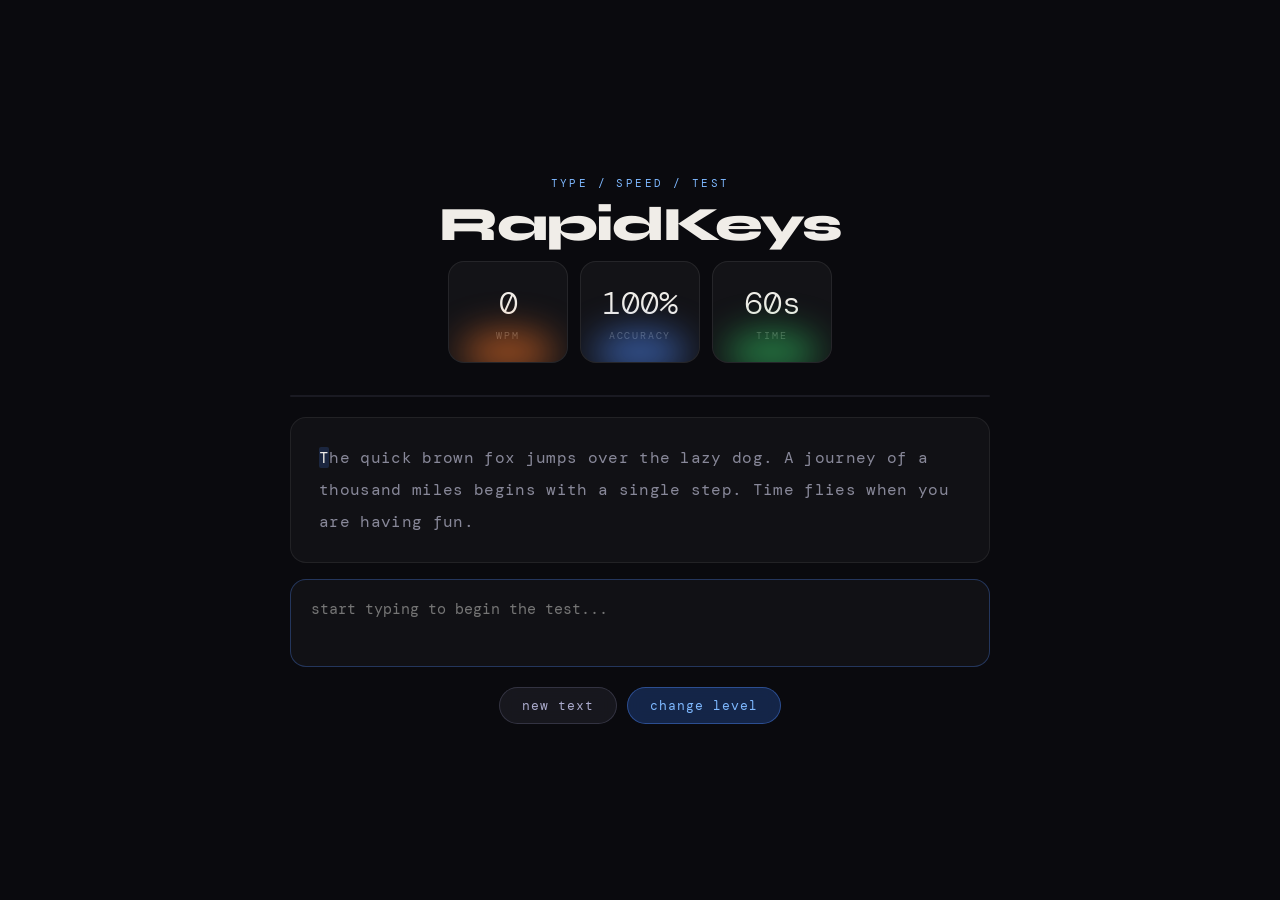
<file: index.html>
<!DOCTYPE html>
<html lang="en">
<head>
    <meta charset="UTF-8">
    <meta name="viewport" content="width=device-width, initial-scale=1.0">
    <title>RapidKeys</title>
    <link rel="stylesheet" href="style.css">
    <link href="https://fonts.googleapis.com/css2?family=DM+Mono:wght@300;400;500&family=Syne:wght@700;800&display=swap" rel="stylesheet" />
</head>
<body>

  <div class="label">type / speed / test</div>
  <h1>RapidKeys</h1>

  <div class="stats">
    <div class="stat-card orange">
      <div class="card-value" id="wpm-display">0</div>
      <div class="card-label">wpm</div>
    </div>
    <div class="stat-card blue">
      <div class="card-value" id="acc-display">100%</div>
      <div class="card-label">accuracy</div>
    </div>
    <div class="stat-card green">
      <div class="card-value" id="time-display">60s</div>
      <div class="card-label">time</div>
    </div>
  </div>

  <div class="progress-track">
    <div class="progress-fill" id="progress"></div>
  </div>

  <div class="text-display" id="text-display" onclick="document.getElementById('input').focus()">
    <div class="hint" id="hint">click here or start typing</div>
    <div id="text-chars"></div>
  </div>

  <textarea
    id="input"
    placeholder="start typing to begin the test..."
    autocomplete="off"
    autocorrect="off"
    autocapitalize="off"
    spellcheck="false"
  ></textarea>

  <div class="buttons" id="action-btns">
    <button class="btn btn-gray" onclick="restart()">new text</button>
    <button class="btn btn-blue" onclick="window.location.href='difficulty.html'">change level</button>
    <button class="btn btn-orange" id="stop-btn" onclick="endTest()" style="display:none">stop</button>
  </div>

  <div class="result-card" id="result-card">
    <div style="font-size:10px;letter-spacing:0.2em;color:#444;text-transform:uppercase;margin-bottom:6px">your result</div>
    <div class="result-wpm" id="result-wpm">0 <span>wpm</span></div>
    <div class="result-grid">
      <div class="result-grid-item"><div class="val" id="res-acc">-</div><div class="lbl">accuracy</div></div>
      <div class="result-grid-item"><div class="val" id="res-correct">-</div><div class="lbl">correct chars</div></div>
      <div class="result-grid-item"><div class="val" id="res-total">-</div><div class="lbl">total chars</div></div>
    </div>
    <div class="result-msg" id="result-msg"></div>
    <div class="buttons" style="position:relative">
      <button class="btn btn-green" onclick="restart()">try again</button>
      <button class="btn btn-blue"  onclick="window.location.href='difficulty.html'">change level</button>
    </div>
  </div>

    <script src="script.js"></script>
</body>
</html>
</file>
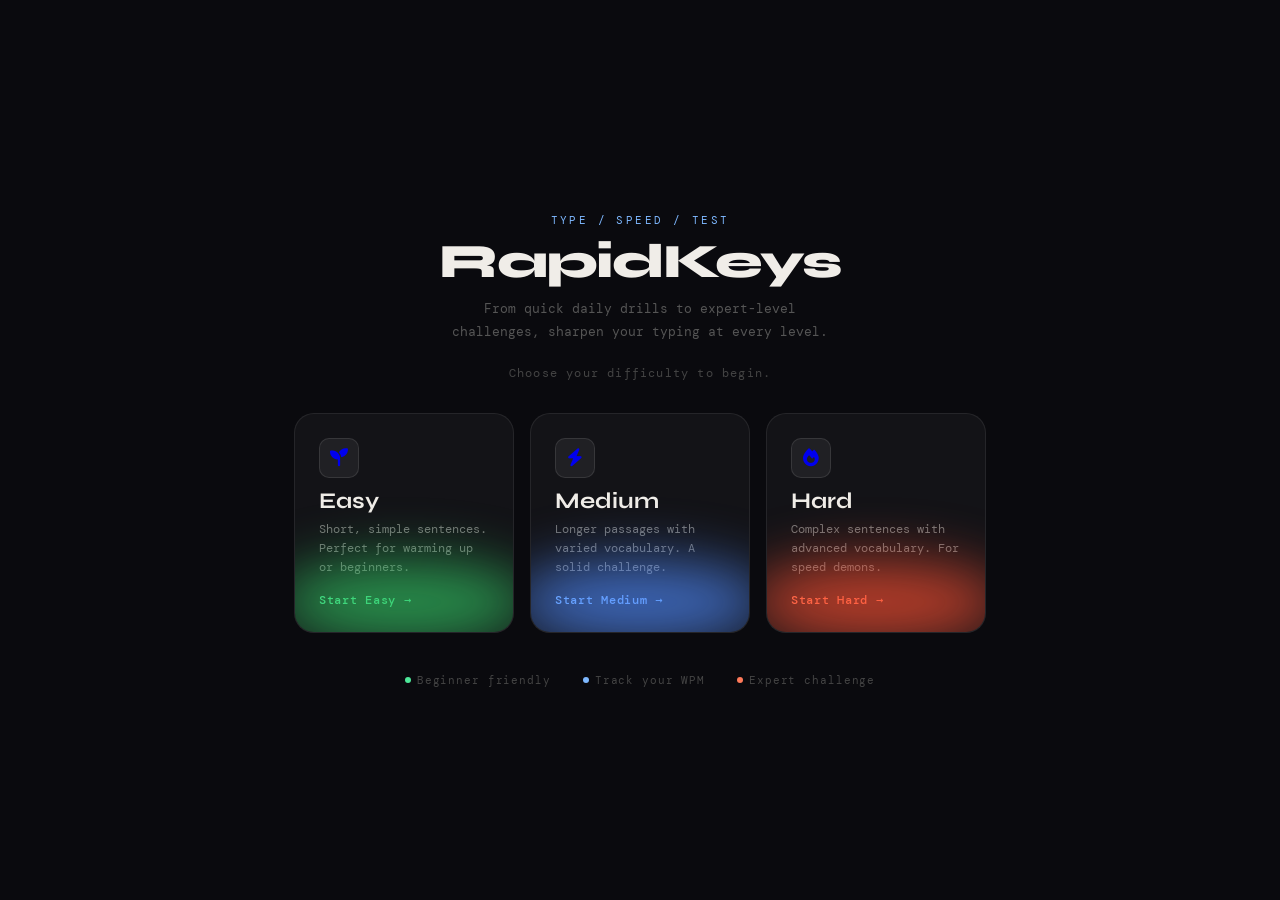
<file: difficulty.html>
<!DOCTYPE html>
<html lang="en">
<head>
    <meta charset="UTF-8" />
    <meta name="viewport" content="width=device-width, initial-scale=1.0" />
    <title>RapidKeys</title>
    <link href="https://fonts.googleapis.com/css2?family=DM+Mono:wght@300;400;500&family=Syne:wght@700;800&display=swap" rel="stylesheet" />
    <link rel="stylesheet" href="https://cdnjs.cloudflare.com/ajax/libs/font-awesome/6.5.0/css/all.min.css" />
    <link rel="stylesheet" href="style.css">
</head>

<body>

  <div class="label">type / speed / test</div>
  <h1>RapidKeys</h1>
  <p class="subtitle">From quick daily drills to expert-level challenges, sharpen your typing at every level.</p>
  <p class="choose-label">Choose your difficulty to begin.</p>

  <div class="cards">

    <a class="card easy" href="index.html?difficulty=easy">
      <div class="icon"><i class="fa-solid fa-seedling"></i></div>
      <div class="card-title">Easy</div>
      <div class="card-desc">Short, simple sentences. Perfect for warming up or beginners.</div>
      <div class="card-link">Start Easy →</div>
    </a>

    <a class="card medium" href="index.html?difficulty=medium">
      <div class="icon"><i class="fa-solid fa-bolt"></i></div>
      <div class="card-title">Medium</div>
      <div class="card-desc">Longer passages with varied vocabulary. A solid challenge.</div>
      <div class="card-link">Start Medium →</div>
    </a>

    <a class="card hard" href="index.html?difficulty=hard">
      <div class="icon"><i class="fa-solid fa-fire"></i></div>
      <div class="card-title">Hard</div>
      <div class="card-desc">Complex sentences with advanced vocabulary. For speed demons.</div>
      <div class="card-link">Start Hard →</div>
    </a>

  </div>

  <div class="footer">
    <div class="badge"><span class="badge-dot green"></span> Beginner friendly</div>
    <div class="badge"><span class="badge-dot blue"></span> Track your WPM</div>
    <div class="badge"><span class="badge-dot red"></span> Expert challenge</div>
  </div>

</body>
</html>
</file>
<file: style.css>
* { box-sizing: border-box; margin: 0; padding: 0; }

body {
  min-height: 100vh;
  background: #0a0a0e;
  display: flex;
  flex-direction: column;
  align-items: center;
  justify-content: center;
  font-family: 'DM Mono', monospace;
  padding: 2rem 1rem;
  color: #f0ede8;
}

.label {
  font-size: 11px;
  letter-spacing: 0.22em;
  color: #7eb8ff;
  text-transform: uppercase;
  text-align: center;
  margin-bottom: 6px;
}

h1 {
  font-family: 'Syne', sans-serif;
  font-weight: 800;
  font-size: clamp(2rem, 6vw, 3rem);
  letter-spacing: -0.03em;
  text-align: center;
  color: #f0ede8;
  margin-bottom: 8px;
}


.subtitle {
  font-size: 13px;
  color: #555;
  margin-bottom: 6px;
  max-width: 380px;
  text-align: center;
  line-height: 1.7;
}

.choose-label {
  font-size: 12px;
  color: #444;
  letter-spacing: 0.1em;
  margin-top: 1rem;
  margin-bottom: 2rem;
}

.cards {
  display: flex;
  gap: 16px;
  flex-wrap: wrap;
  justify-content: center;
  margin-bottom: 2.5rem;
}

.card {
  width: 220px;
  min-height: 220px;
  background: rgba(255,255,255,0.04);
  border: 1px solid rgba(255,255,255,0.08);
  border-radius: 20px;
  padding: 1.5rem;
  position: relative;
  overflow: hidden;
  cursor: pointer;
  transition: transform 0.2s, border-color 0.2s;
  text-decoration: none;
  display: flex;
  flex-direction: column;
  justify-content: flex-end;
}

.card:hover {
  transform: translateY(-4px);
  border-color: rgba(255,255,255,0.16);
}

.card::after {
  content: '';
  position: absolute;
  bottom: -10px;
  left: -10%;
  width: 120%;
  height: 80px;
  border-radius: 50%;
  filter: blur(28px);
  transition: opacity 0.3s;
}
.card:hover::after { opacity: 1.4; }

.card.easy::after   { background: rgba(50, 200, 100, 0.7); }
.card.medium::after { background: rgba(80, 140, 255, 0.7); }
.card.hard::after   { background: rgba(255, 80,  50, 0.7); }

.icon {
  width: 40px;
  height: 40px;
  border-radius: 10px;
  border: 1px solid rgba(255,255,255,0.1);
  background: rgba(255,255,255,0.06);
  display: flex;
  align-items: center;
  justify-content: center;
  font-size: 18px;
  margin-bottom: auto;
  position: relative;
}

.card-title {
  font-family: 'Syne', sans-serif;
  font-weight: 700;
  font-size: 1.4rem;
  color: #f0ede8;
  margin-bottom: 6px;
  position: relative;
}

.card-desc {
  font-size: 12px;
  color: #777;
  line-height: 1.6;
  margin-bottom: 14px;
  position: relative;
}

.card-link {
  font-size: 12px;
  letter-spacing: 0.06em;
  font-weight: 500;
  position: relative;
}
.card.easy   .card-link { color: #4ee899; }
.card.medium .card-link { color: #7eb8ff; }
.card.hard   .card-link { color: #ff7a5a; }

.footer {
  display: flex;
  gap: 2rem;
  flex-wrap: wrap;
  justify-content: center;
}

.badge {
  display: flex;
  align-items: center;
  gap: 6px;
  font-size: 11px;
  color: #444;
  letter-spacing: 0.08em;
}

.badge-dot {
  width: 6px;
  height: 6px;
  border-radius: 50%;
}
.badge-dot.green { background: #4ee899; }
.badge-dot.blue  { background: #7eb8ff; }
.badge-dot.red   { background: #ff7a5a; }


.stats {
  display: flex;
  gap: 12px;
  margin-bottom: 2rem;
  flex-wrap: wrap;
  justify-content: center;
}

.stat-card {
  background: rgba(255,255,255,0.04);
  border: 1px solid rgba(255,255,255,0.08);
  border-radius: 16px;
  padding: 1.25rem 1rem;
  text-align: center;
  min-width: 120px;
  position: relative;
  overflow: hidden;
}

.stat-card::after {
  content: '';
  position: absolute;
  bottom: -10px; left: 10%;
  width: 80%; height: 40px;
  border-radius: 50%;
  filter: blur(18px);
}
.stat-card.orange::after { background: rgba(255,120,40,0.6); }
.stat-card.blue::after   { background: rgba(80,140,255,0.6); }
.stat-card.green::after  { background: rgba(50,200,100,0.6); }

.card-value {
  font-size: 2rem;
  font-weight: 300;
  color: #f0ede8;
  position: relative;
  transition: color 0.3s;
}

.card-label {
  font-size: 10px;
  letter-spacing: 0.18em;
  color: #555;
  text-transform: uppercase;
  margin-top: 5px;
  position: relative;
}

/* ── Progress bar ── */
.progress-track {
  width: 100%;
  max-width: 700px;
  height: 2px;
  background: #1a1a22;
  border-radius: 1px;
  margin-bottom: 1.25rem;
  overflow: hidden;
}

.progress-fill {
  height: 100%;
  width: 0%;
  background: #7eb8ff;
  border-radius: 1px;
  transition: width 1s linear, background 0.3s;
}

/* ── Text display box ── */
.text-display {
  width: 100%;
  max-width: 700px;
  background: rgba(255,255,255,0.03);
  border: 1px solid rgba(255,255,255,0.07);
  border-radius: 16px;
  padding: 1.5rem 1.75rem;
  margin-bottom: 1rem;
  font-size: clamp(14px, 2vw, 16px);
  line-height: 2;
  letter-spacing: 0.02em;
  user-select: none;
  cursor: text;
  min-height: 110px;
  position: relative;
}

.text-display .hint {
  position: absolute;
  inset: 0;
  display: flex;
  align-items: center;
  justify-content: center;
  color: #333;
  font-size: 12px;
  letter-spacing: 0.15em;
  text-transform: uppercase;
  pointer-events: none;
}

/* ── Character colors ── */
.char-pending { color: #888899; }
.char-correct { color: #4ee899; }
.char-wrong   { color: #ff6b6b; background: rgba(255,80,80,0.1); border-radius: 2px; }
.char-cursor  { color: #f0ede8; background: rgba(80,140,255,0.18); border-radius: 2px; }

/* ── Textarea ── */
textarea {
  width: 100%;
  max-width: 700px;
  background: rgba(255,255,255,0.03);
  border: 1px solid rgba(255,255,255,0.07);
  border-radius: 16px;
  padding: 1rem 1.25rem;
  color: #f0ede8;
  font-size: 15px;
  font-family: 'DM Mono', monospace;
  line-height: 1.8;
  resize: none;
  outline: none;
  caret-color: #7eb8ff;
  transition: border-color 0.2s;
  min-height: 75px;
}
textarea:focus    { border-color: rgba(80,140,255,0.3); }
textarea:disabled { opacity: 0.3; cursor: not-allowed; }

/* ── Pill buttons ── */
.buttons {
  display: flex;
  gap: 10px;
  margin-top: 1.25rem;
  flex-wrap: wrap;
  justify-content: center;
}

.btn {
  border-radius: 999px;
  padding: 9px 22px;
  font-size: 13px;
  font-family: 'DM Mono', monospace;
  letter-spacing: 0.08em;
  cursor: pointer;
  backdrop-filter: blur(8px);
  transition: opacity 0.2s;
  border: 1px solid;
}
.btn:hover { opacity: 0.7; }

.btn-gray   { background: rgba(35,35,45,0.55);  border-color: rgba(120,120,150,0.3); color: #aaaacc; }
.btn-orange { background: rgba(100,40,10,0.55); border-color: rgba(255,130,50,0.4);  color: #ffaa55; }
.btn-green  { background: rgba(20,70,45,0.55);  border-color: rgba(50,200,100,0.4);  color: #4ee899; }
.btn-blue   { background: rgba(30,60,120,0.55); border-color: rgba(80,140,255,0.4);  color: #7eb8ff; }

/* ── Result card ── */
.result-card {
  width: 100%;
  max-width: 700px;
  margin-top: 1.5rem;
  background: rgba(255,255,255,0.03);
  border: 1px solid rgba(255,255,255,0.08);
  border-radius: 20px;
  padding: 2rem;
  text-align: center;
  position: relative;
  overflow: hidden;
  display: none;
  animation: fadeUp 0.4s ease;
}

.result-card.show { display: block; }

.result-card::after {
  content: '';
  position: absolute;
  bottom: 0; left: 20%;
  width: 60%; height: 60px;
  filter: blur(28px);
  border-radius: 50%;
  background: rgba(80,140,255,0.35);
}
.result-card.fast::after { background: rgba(50,200,100,0.35); }

@keyframes fadeUp {
  from { opacity: 0; transform: translateY(16px); }
  to   { opacity: 1; transform: translateY(0); }
}

.result-wpm {
  font-family: 'Syne', sans-serif;
  font-weight: 800;
  font-size: clamp(3rem, 10vw, 5rem);
  letter-spacing: -0.04em;
  line-height: 1;
  color: #7eb8ff;
  position: relative;
}
.result-wpm.fast { color: #4ee899; }

.result-wpm span {
  font-family: 'DM Mono', monospace;
  font-weight: 300;
  font-size: 1rem;
  color: #555;
  margin-left: 8px;
}

.result-grid {
  display: grid;
  grid-template-columns: 1fr 1fr 1fr;
  gap: 10px;
  margin: 1.5rem 0;
  position: relative;
}

.result-grid-item {
  background: rgba(255,255,255,0.04);
  border-radius: 12px;
  padding: 0.75rem;
}

.result-grid-item .val { font-size: 1.3rem; font-weight: 300; color: #f0ede8; }
.result-grid-item .lbl { font-size: 10px; letter-spacing: 0.14em; color: #444; text-transform: uppercase; margin-top: 4px; }

.result-msg {
  font-size: 12px;
  color: #7eb8ff;
  margin-bottom: 1.5rem;
  letter-spacing: 0.08em;
  position: relative;
}

.result-card .buttons {
  position: relative;
  z-index: 10;
}
</file>
